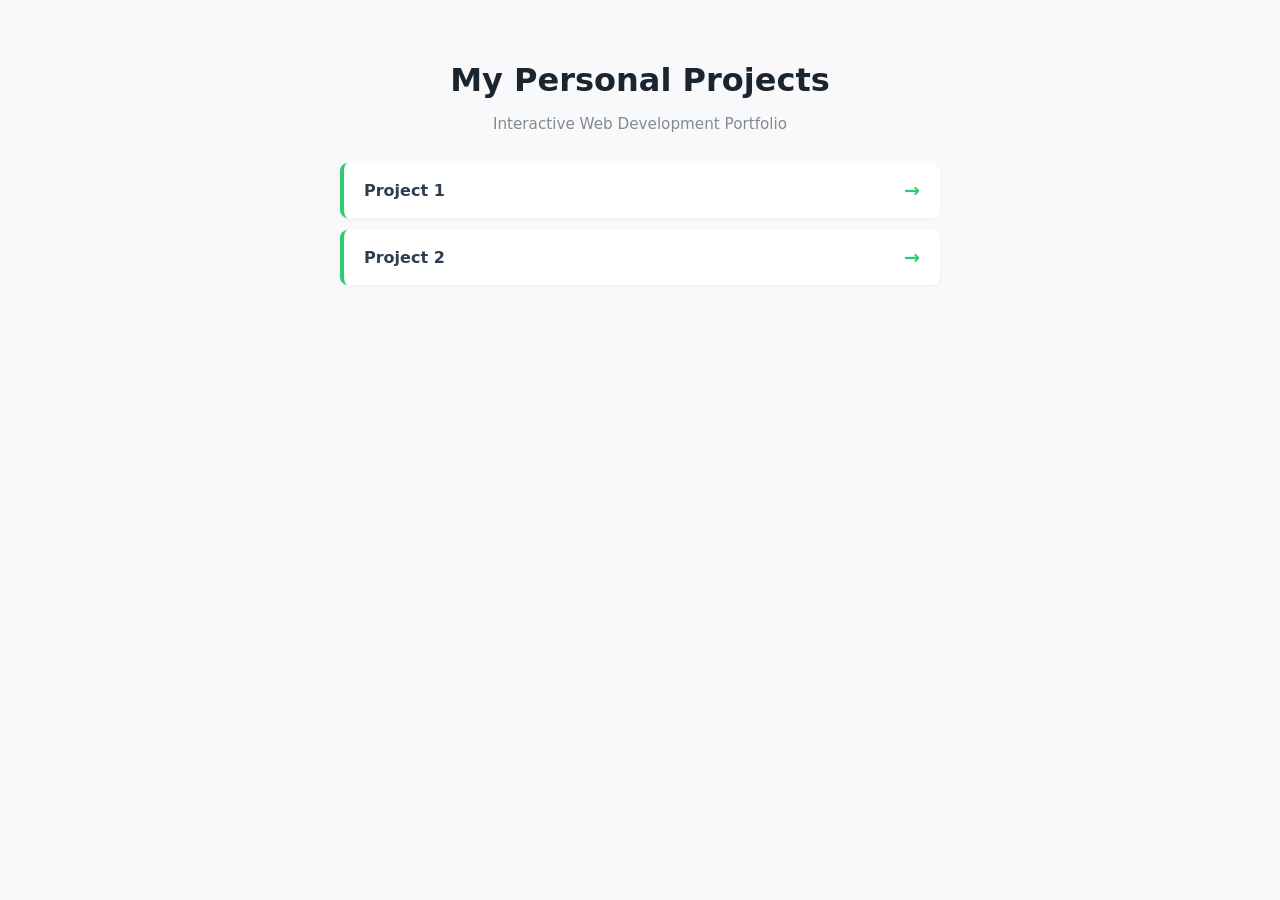
<file: index.html>
<!DOCTYPE html>
<html lang="en">
<head>
    <meta charset="UTF-8">
    <meta name="viewport" content="width=device-width, initial-scale=1.0">
    <title>My Web Projects Portfolio</title>
    <style>
        :root { --primary: #2ecc71; --bg: #f9f9fb; --card-bg: #ffffff; --text: #2c3e50; }
        body { font-family: 'Segoe UI', system-ui, sans-serif; background: var(--bg); color: var(--text); margin: 0; padding: 40px 20px; display: flex; flex-direction: column; align-items: center; }
        .container { max-width: 600px; width: 100%; }
        h1 { text-align: center; color: #1a252f; margin-bottom: 8px; }
        .subtitle { text-align: center; color: #7f8c8d; margin-bottom: 30px; font-size: 0.95rem; }
        
        .menu-list { list-style: none; padding: 0; margin: 0; display: flex; flex-direction: column; gap: 12px; }
        .menu-item a { display: flex; justify-content: space-between; align-items: center; padding: 16px 20px; background: var(--card-bg); text-decoration: none; color: var(--text); font-weight: 600; border-radius: 8px; box-shadow: 0 2px 4px rgba(0,0,0,0.04); transition: transform 0.2s, box-shadow 0.2s; border-left: 4px solid var(--primary); }
        .menu-item a:hover { transform: translateY(-2px); box-shadow: 0 4px 8px rgba(0,0,0,0.08); background: #fafbfc; }
        .arrow { color: var(--primary); font-size: 1.2rem; }
        
        .status-box { text-align: center; padding: 30px; background: #fff; border-radius: 8px; box-shadow: 0 2px 4px rgba(0,0,0,0.04); }
        .spinner { border: 3px solid #f3f3f3; border-top: 3px solid var(--primary); border-radius: 50%; width: 24px; height: 24px; animation: spin 1s linear infinite; margin: 0 auto 12px auto; }
        @keyframes spin { 0% { transform: rotate(0deg); } 100% { transform: rotate(360deg); } }
        .hidden { display: none; }
    </style>
</head>
<body>

    <div class="container">
        <h1>My Personal Projects</h1>
        <p class="subtitle">Interactive Web Development Portfolio</p>

        <div id="status-container" class="status-box">
            <div class="spinner"></div>
            <p id="status-text">Loading projects from GitHub...</p>
        </div>

        <ul id="project-menu" class="menu-list hidden"></ul>
    </div>

    <script>
        const username = "MehranUllahOfficial";
        
        // ⚠️ CHANGE THIS if your new repository name is different!
        const repo = "My-Web-Projects"; 

        async function loadProjects() {
            const statusContainer = document.getElementById("status-container");
            const menuContainer = document.getElementById("project-menu");

            try {
                // Fetch the absolute root level items of your repo
                const response = await fetch(`https://github.com{username}/${repo}/contents/`);
                if (!response.ok) throw new Error("API issues");

                const items = await response.json();
                
                // Matches folders that start with "project" (case-insensitive)
                const folders = items
                    .filter(item => item.type === "dir" && item.name.toLowerCase().startsWith("project"))
                    .map(item => {
                        const match = item.name.match(/project\s*(\d+)/i);
                        return { 
                            name: item.name, 
                            number: match ? parseInt(match[1], 10) : 0
                        };
                    });

                if (folders.length === 0) throw new Error("No folders found");

                // Sort numerically (Project 1, Project 2...)
                folders.sort((a, b) => a.number - b.number);

                folders.forEach(folder => {
                    const li = document.createElement("li");
                    li.className = "menu-item";
                    li.innerHTML = `<a href="./${folder.name}/"><span>Project ${folder.number || folder.name}</span><span class="arrow">→</span></a>`;
                    menuContainer.appendChild(li);
                });

                statusContainer.classList.add("hidden");
                menuContainer.classList.remove("hidden");

            } catch (err) {
                console.warn("API restricted or empty. Utilizing automatic safe fallback baseline.", err);
                
                // Backup manual mapping array so it works even if the API lags
                const fallbackFolders = ["Project 1", "Project 2"];
                
                menuContainer.innerHTML = "";
                fallbackFolders.forEach(name => {
                    const li = document.createElement("li");
                    li.className = "menu-item";
                    li.innerHTML = `<a href="./${name}/"><span>${name}</span><span class="arrow">→</span></a>`;
                    menuContainer.appendChild(li);
                });
                
                statusContainer.classList.add("hidden");
                menuContainer.classList.remove("hidden");
            }
        }

        loadProjects();
    </script>
</body>
</html>
</file>
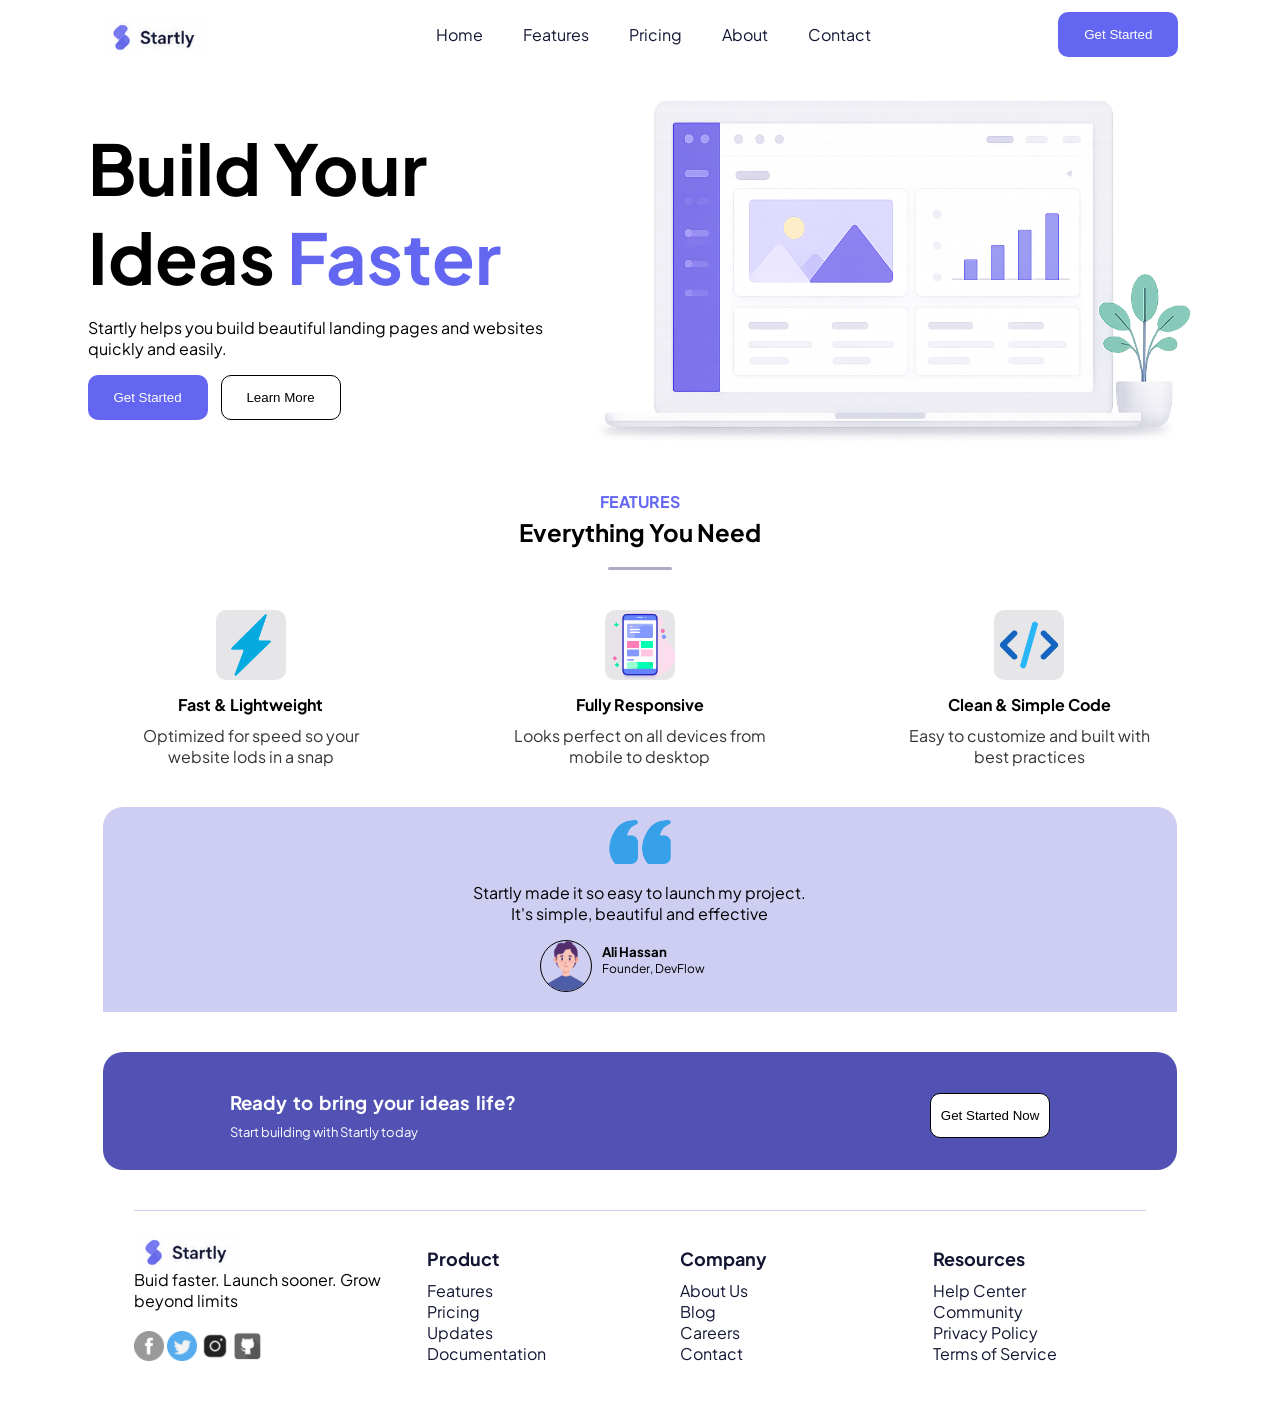
<file: Project 1/index.html>
<!DOCTYPE html>
<html lang="en">
<head>
    <meta charset="UTF-8">
    <meta name="viewport" content="width=device-width, initial-scale=1.0">
    <title>Startly - Creative Landing Pages</title>
    <link rel="stylesheet" href="style.css">
</head>
<body>
    <nav>
        <div class="navigation">
            <div class="nav-child">
                <img src="images/Logo.png" alt="Logo" class="logo">
            </div>
            <div class="nav-child">
                <div class="menu-items">
                    <ul class="nav-ul">
                        <li><a href="#">Home<a></a></li>
                        <li><a href="#">Features</a></li>
                        <li><a href="#">Pricing</a></li>
                        <li><a href="#">About</a></li>
                        <li><a href="#">Contact</a></li>
                    </ul>
                </div>
            </div>
            <div class="nav-child">
                <button class="nav-btn">Get Started</button>
            </div>
        </div>
    </nav>

    <section>
        <div class="hero">
            <div class="hero-child coloum-1">
                <h1 class="main-head">Build Your<br>Ideas <span class="header">Faster</span></h1>
                <p>Startly helps you build beautiful landing pages and websites<br>quickly and easily.</p>
                <div class="buttons">
                    <button class="nav-btn">Get Started</button>
                    <button class="btn-LMore">Learn More</button>
                </div>
            </div>
            <div class="hero-child coloum-2">
                <img src="images/hero image 2.png" alt="Dashboard Image" class="hero-img" >
            </div>
        </div>
    </section>

    <section class="feature-section">
        <span class="feature">FEATURES</span>
        <h1 class="Ser-Title">Everything You Need</h2>
            <hr>
        <div class="services">
            <div class="child-services child-border2">
                <img class="ser-img img-bg" src="images/blue-thunder.png" alt="thunder-icon-image">
                <span class="title">Fast & Lightweight</span>
                <span class="desc">Optimized for speed so your website lods in a snap</span>
            </div>
            <div class="child-services">
                <img class="ser-img img-bg" src="images/user-interface.png" alt="mobile-icons">
                <span class="title">Fully Responsive</span>
                <span class="desc">Looks perfect on all devices from mobile to desktop</span>
            </div>
            <div class="child-services child-border">
                <img class="ser-img img-bg" src="images/coding.png" alt="code-icon">
                <span class="title">Clean & Simple Code</span>
                <span class="desc">Easy to customize and built with best practices</span>
            </div>
        </div>
    </section>

    <section>
        <div class="review">
            <div class="review-child">
                <img class="ser-img" src="images/quote.png" alt="quote-icon">
                <p class="review-desc">Startly made it so easy to launch my project. <br> It's simple, beautiful and effective</p>
            </div>
            <div class="review-child alignment">
                <img class="boy-icon" src="images/boy.png" alt="boy-icon">
                <h5 class="boy-name">Ali Hassan</h5>
                <span class="boy-details">Founder, DevFlow</span>
            </div>
        </div>
    </section>

    <section>
        <div class="get-started">
            <div class="started-child">
                <h3 class="start-head">Ready to bring your ideas life?</h3>
                <span class="start-para">Start building with Startly today</span>
            </div>
            <div class="started-child">
                <button class="btn-started btn-LMore">Get Started Now</button>
            </div>
        </div>
    </section>

    <footer>
        <div class="footer">
            <div class="footer-child">
                <img class="logo" src="images/Logo.png" alt="logo">
                <span class="footer-para">Buid faster. Launch sooner. Grow beyond limits</span>
                <img class="footer-icons" src="images/social.png" alt="facebook-icon">
                <img class="footer-icons" src="images/twitter.png" alt="twitter-icon">
                <img class="footer-icons" src="images/camera.png" alt="insta-icon">
                <img class="footer-icons" src="images/github.png" alt="github-icon">
            </div>
            <div class="footer-child">
                <ul>
                    <li class="foot-head"><a href="#">Product</a></li>
                    <li><a href="#">Features</a></li>
                    <li><a href="#">Pricing</a></li>
                    <li><a href="#">Updates</a></li>
                    <li><a href="#">Documentation</a></li>
                </ul>
            </div>
            <div class="footer-child">
                <ul>
                    <li class="foot-head"><a href="#">Company</a></li>
                    <li><a href="#">About Us</a></li>
                    <li><a href="#">Blog</a></li>
                    <li><a href="#">Careers</a></li>
                    <li><a href="#">Contact</a></li>
                </ul>
            </div>
            <div class="footer-child">
                <ul class="foot-ul">
                    <li class="foot-head"><a href="#">Resources</a></li>
                    <li><a href="#">Help Center</a></li>
                    <li><a href="#">Community</a></li>
                    <li><a href="#">Privacy Policy</a></li>
                    <li><a href="#">Terms of Service</a></li>
                </ul>
            </div>
        </div>
    </footer>
</body>
</html>
</file>
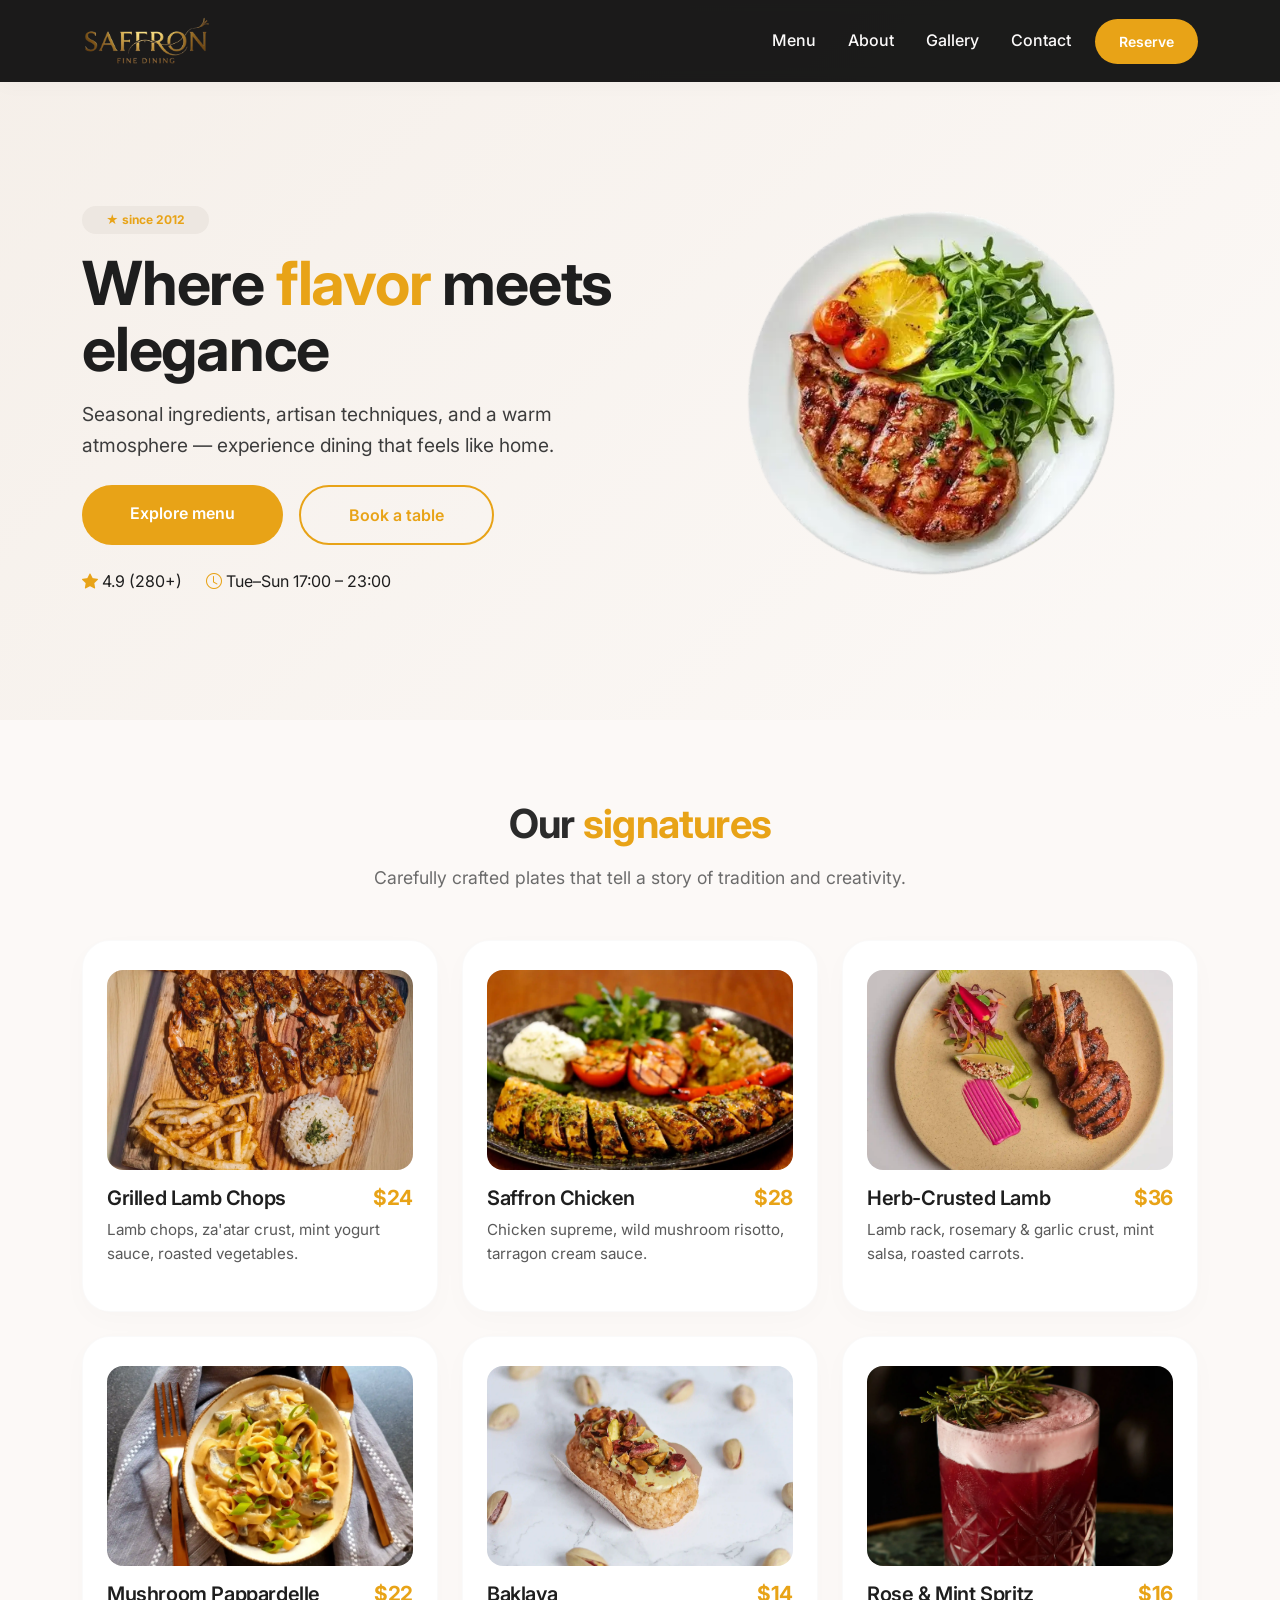
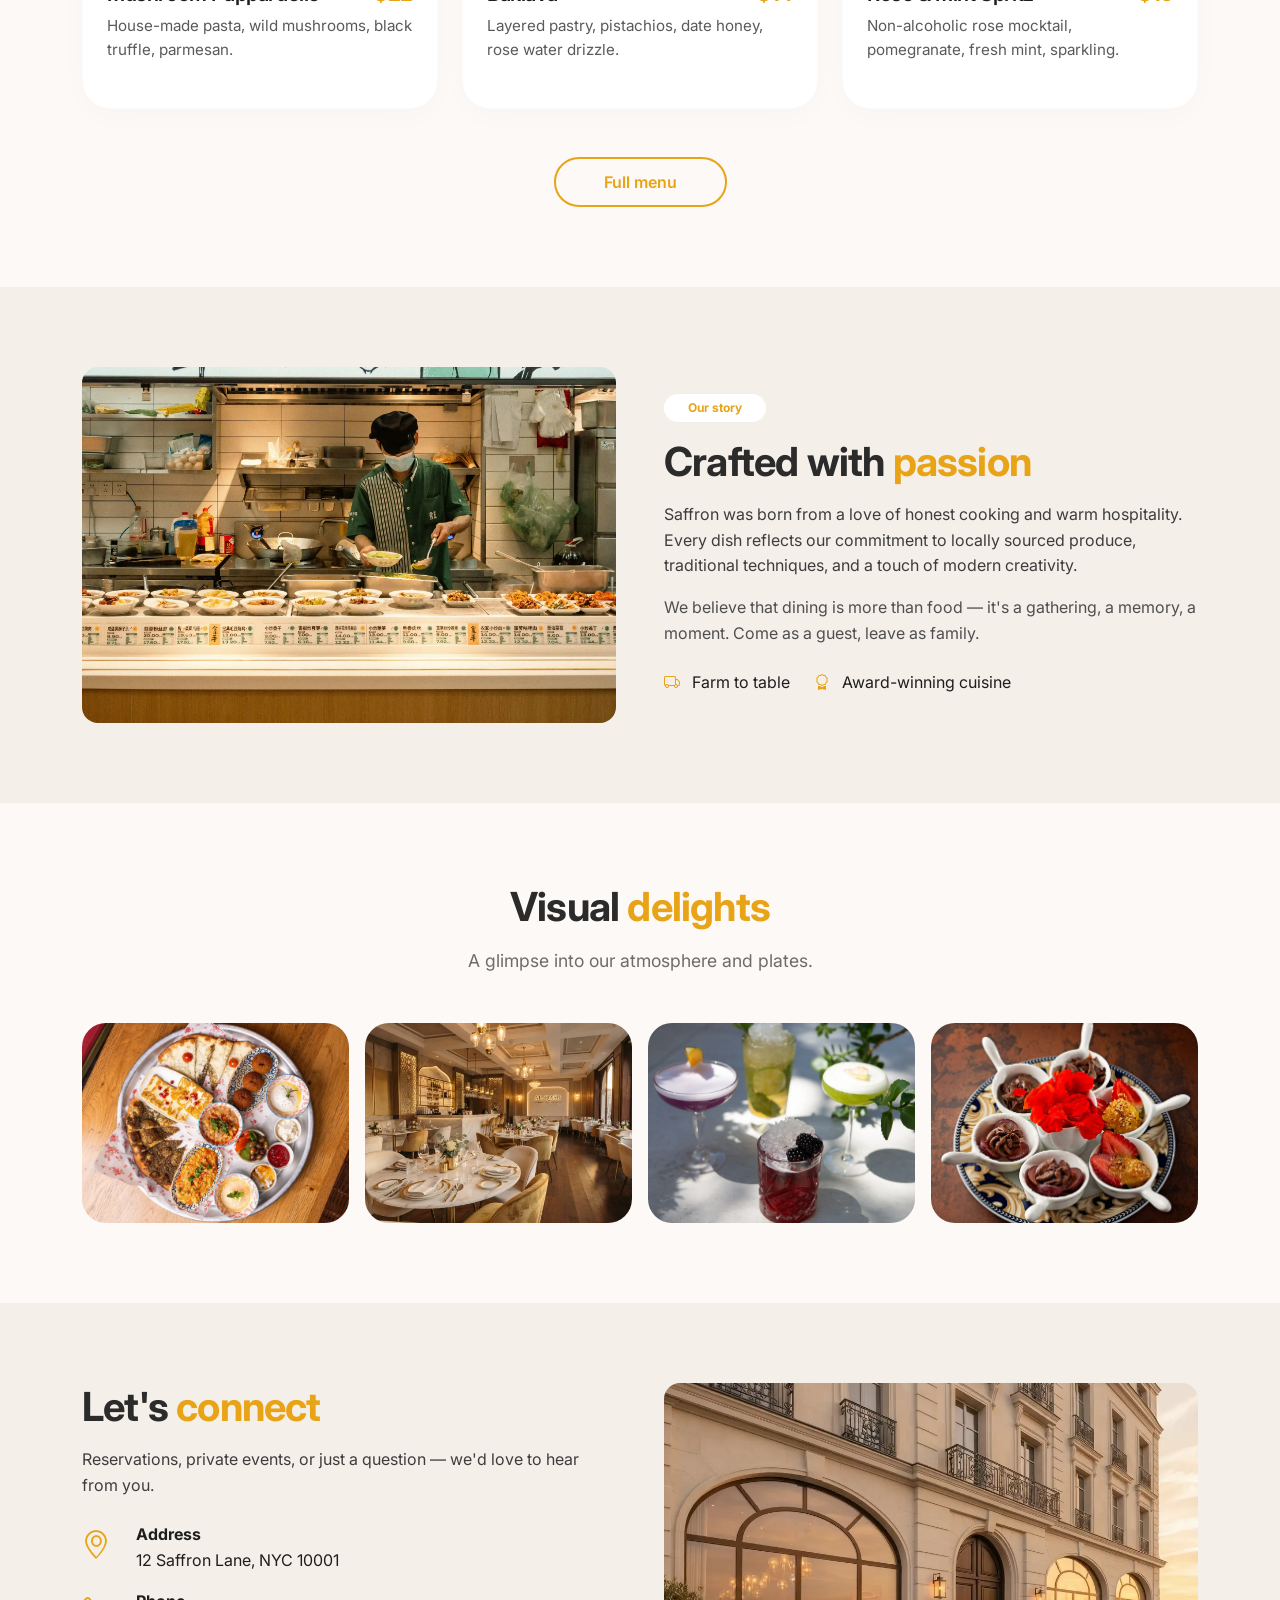
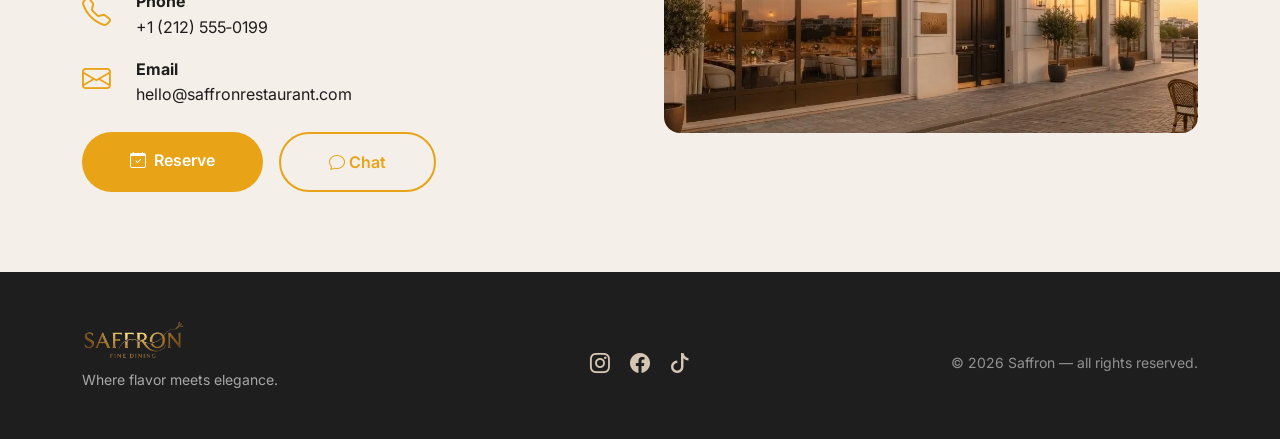
<file: Project 2/index.html>
<!DOCTYPE html>
<html lang="en">
<head>
  <meta charset="UTF-8">
  <meta name="viewport" content="width=device-width, initial-scale=1.0">
  <title>Saffron · Fine Dining</title>
  <!-- Bootstrap 5 + Icons -->
  <link href="https://cdn.jsdelivr.net/npm/bootstrap@5.3.2/dist/css/bootstrap.min.css" rel="stylesheet">
  <link rel="stylesheet" href="https://cdn.jsdelivr.net/npm/bootstrap-icons@1.11.3/font/bootstrap-icons.min.css">
  <!-- Google Font (clean sans) -->
  <link rel="preconnect" href="https://fonts.googleapis.com">
  <link rel="preconnect" href="https://fonts.gstatic.com" crossorigin>
  <link href="https://fonts.googleapis.com/css2?family=Inter:opsz,wght@14..32,300;14..32,400;14..32,600;14..32,700&display=swap" rel="stylesheet">
  <link rel="stylesheet" href="style.css">
</head>
<body>

<!-- ===== NAV ===== -->
<nav class="navbar navbar-expand-lg navbar-custom fixed-top py-3">
  <div class="container">
    <a class="navbar-brand" href="#">
      <img src="assets/logo.png" alt="Saffron Fine Dining" height="50" class="d-inline-block align-top">
    </a>
    <button class="navbar-toggler border-0" type="button" data-bs-toggle="collapse" data-bs-target="#navMenu" aria-controls="navMenu" aria-expanded="false" aria-label="Toggle navigation">
      <span class="navbar-toggler-icon"></span>
    </button>
    <div class="collapse navbar-collapse" id="navMenu">
      <ul class="navbar-nav ms-auto mb-2 mb-lg-0 align-items-lg-center">
        <li class="nav-item"><a class="nav-link" href="#menu">Menu</a></li>
        <li class="nav-item"><a class="nav-link" href="#about">About</a></li>
        <li class="nav-item"><a class="nav-link" href="#gallery">Gallery</a></li>
        <li class="nav-item"><a class="nav-link" href="#contact">Contact</a></li>
        <li class="nav-item ms-lg-2">
          <a class="btn btn-gold btn-sm rounded-pill px-4" href="#reservation">Reserve</a>
        </li>
      </ul>
    </div>
  </div>
</nav>

<!-- ===== HERO ===== -->
<section class="hero" id="home">
  <div class="container">
    <div class="row align-items-center g-5">
      <div class="col-lg-6">
        <span class="badge bg-soft-warm text-gold mb-3 px-4 py-2 rounded-pill" style="background: #ede7e1;">★ since 2012</span>
        <h1 class="mb-3">Where <span class="text-gold">flavor</span> meets <br>elegance</h1>
        <p class="mb-4">Seasonal ingredients, artisan techniques, and a warm atmosphere — experience dining that feels like home.</p>
        <div class="d-flex flex-wrap gap-3">
          <a href="#menu" class="btn btn-gold rounded-pill px-5 py-3">Explore menu</a>
          <a href="#reservation" class="btn btn-outline-gold rounded-pill px-5 py-3">Book a table</a>
        </div>
        <div class="mt-4 d-flex align-items-center gap-4 flex-wrap">
          <span><i class="bi bi-star-fill text-gold"></i> 4.9 (280+)</span>
          <span><i class="bi bi-clock text-gold"></i> Tue–Sun 17:00 – 23:00</span>
        </div>
      </div>
      <div class="col-lg-6">
        <div class="hero-img-wrapper">
          <img src="assets/hero-dish.webp" alt="Signature dish" class="img-fluid w-100 rounded-4" style="object-fit: cover; max-width: 400px; max-height: 400px;">
        </div>
      </div>
    </div>
  </div>
</section>

<!-- ===== MENU ===== -->
<section class="section-padding" id="menu">
  <div class="container">
    <div class="text-center mb-5">
      <h2 class="section-title">Our <span class="text-gold">signatures</span></h2>
      <p class="section-subtitle">Carefully crafted plates that tell a story of tradition and creativity.</p>
    </div>
    <div class="row g-4">
      <!-- item 1: Lamb Chops -->
      <div class="col-md-6 col-lg-4 menu-item">
        <div class="menu-card">
          <img src="assets/menu-lamb-chops.webp" alt="Grilled lamb chops" class="img-fluid rounded-4 w-100 mb-3" style="height: 200px; object-fit: cover;">
          <h5>Grilled Lamb Chops <span class="price float-end">$24</span></h5>
          <p>Lamb chops, za'atar crust, mint yogurt sauce, roasted vegetables.</p>
        </div>
      </div>
      <!-- item 2: Chicken -->
      <div class="col-md-6 col-lg-4 menu-item">
        <div class="menu-card">
          <img src="assets/menu-chicken.webp" alt="Saffron chicken" class="img-fluid rounded-4 w-100 mb-3" style="height: 200px; object-fit: cover;">
          <h5>Saffron Chicken <span class="price float-end">$28</span></h5>
          <p>Chicken supreme, wild mushroom risotto, tarragon cream sauce.</p>
        </div>
      </div>
      <!-- item 3: Lamb Rack -->
      <div class="col-md-6 col-lg-4 menu-item">
        <div class="menu-card">
          <img src="assets/menu-lamb-rack.webp" alt="Herb crusted lamb rack" class="img-fluid rounded-4 w-100 mb-3" style="height: 200px; object-fit: cover;">
          <h5>Herb-Crusted Lamb <span class="price float-end">$36</span></h5>
          <p>Lamb rack, rosemary & garlic crust, mint salsa, roasted carrots.</p>
        </div>
      </div>
      <!-- item 4: Pasta -->
      <div class="col-md-6 col-lg-4 menu-item">
        <div class="menu-card">
          <img src="assets/menu-pasta.webp" alt="Truffle pappardelle" class="img-fluid rounded-4 w-100 mb-3" style="height: 200px; object-fit: cover;">
          <h5>Mushroom Pappardelle <span class="price float-end">$22</span></h5>
          <p>House-made pasta, wild mushrooms, black truffle, parmesan.</p>
        </div>
      </div>
      <!-- item 5: Baklava -->
      <div class="col-md-6 col-lg-4 menu-item">
        <div class="menu-card">
          <img src="assets/menu-baklava.webp" alt="Date & pistachio baklava" class="img-fluid rounded-4 w-100 mb-3" style="height: 200px; object-fit: cover;">
          <h5>Baklava <span class="price float-end">$14</span></h5>
          <p>Layered pastry, pistachios, date honey, rose water drizzle.</p>
        </div>
      </div>
      <!-- item 6: Mocktail -->
      <div class="col-md-6 col-lg-4 menu-item">
        <div class="menu-card">
          <img src="assets/menu-mocktail.webp" alt="Rose & mint mocktail" class="img-fluid rounded-4 w-100 mb-3" style="height: 200px; object-fit: cover;">
          <h5>Rose & Mint Spritz <span class="price float-end">$16</span></h5>
          <p>Non-alcoholic rose mocktail, pomegranate, fresh mint, sparkling.</p>
        </div>
      </div>
    </div>
    <div class="text-center mt-5">
      <a href="#" class="btn btn-outline-gold rounded-pill px-5">Full menu</a>
    </div>
  </div>
</section>

<!-- ===== ABOUT ===== -->
<section class="section-padding bg-soft-warm" id="about">
  <div class="container">
    <div class="row align-items-center g-5">
      <div class="col-lg-6">
        <img src="assets/about-chef.webp" alt="Executive chef" class="img-fluid rounded-4 w-100" style="object-fit: cover; max-height: 400px;">
      </div>
      <div class="col-lg-6">
        <span class="badge text-gold bg-white px-4 py-2 rounded-pill mb-3">Our story</span>
        <h2 class="section-title">Crafted with <span class="text-gold">passion</span></h2>
        <p class="mb-3" style="color: #3d3d3d;">Saffron was born from a love of honest cooking and warm hospitality. Every dish reflects our commitment to locally sourced produce, traditional techniques, and a touch of modern creativity.</p>
        <p class="mb-4" style="color: #4f4f4f;">We believe that dining is more than food — it's a gathering, a memory, a moment. Come as a guest, leave as family.</p>
        <div class="d-flex gap-4 flex-wrap">
          <div><i class="bi bi-truck text-gold me-2"></i> Farm to table</div>
          <div><i class="bi bi-award text-gold me-2"></i> Award-winning cuisine</div>
        </div>
      </div>
    </div>
  </div>
</section>

<!-- ===== GALLERY ===== -->
<section class="section-padding" id="gallery">
  <div class="container">
    <div class="text-center mb-5">
      <h2 class="section-title">Visual <span class="text-gold">delights</span></h2>
      <p class="section-subtitle">A glimpse into our atmosphere and plates.</p>
    </div>
    <div class="row g-3 gallery-grid">
      <div class="col-6 col-lg-3 gallery-item">
        <img src="assets/gallery-grill.webp" alt="Mixed grill" class="img-fluid w-100" style="height: 200px; object-fit: cover; border-radius: 24px;">
      </div>
      <div class="col-6 col-lg-3 gallery-item">
        <img src="assets/gallery-interior.webp" alt="Restaurant interior" class="img-fluid w-100" style="height: 200px; object-fit: cover; border-radius: 24px;">
      </div>
      <div class="col-6 col-lg-3 gallery-item">
        <img src="assets/gallery-drinks.webp" alt="Mocktails" class="img-fluid w-100" style="height: 200px; object-fit: cover; border-radius: 24px;">
      </div>
      <div class="col-6 col-lg-3 gallery-item">
        <img src="assets/gallery-dessert.webp" alt="Dessert platter" class="img-fluid w-100" style="height: 200px; object-fit: cover; border-radius: 24px;">
      </div>
    </div>
  </div>
</section>

<!-- ===== CONTACT / RESERVATION ===== -->
<section class="section-padding bg-soft-warm" id="contact">
  <div class="container">
    <div class="row g-5">
      <div class="col-lg-6">
        <h2 class="section-title">Let's <span class="text-gold">connect</span></h2>
        <p class="mb-4" style="color: #3d3d3d;">Reservations, private events, or just a question — we'd love to hear from you.</p>
        <div class="d-flex mb-3">
          <i class="bi bi-geo-alt contact-icon"></i>
          <div><strong>Address</strong><br>12 Saffron Lane, NYC 10001</div>
        </div>
        <div class="d-flex mb-3">
          <i class="bi bi-telephone contact-icon"></i>
          <div><strong>Phone</strong><br>+1 (212) 555‑0199</div>
        </div>
        <div class="d-flex mb-4">
          <i class="bi bi-envelope contact-icon"></i>
          <div><strong>Email</strong><br>hello@saffronrestaurant.com</div>
        </div>
        <div class="d-flex flex-wrap gap-3 m_center">
          <a href="#" class="btn btn-gold rounded-pill px-5 py-3"><i class="bi bi-calendar-check me-2"></i>Reserve</a>
          <a href="#" class="btn btn-outline-gold rounded-pill px-5 py-3"><i class="bi bi-chat"></i> Chat</a>
        </div>
      </div>
      <div class="col-lg-6">
        <img src="assets/contact-exterior.webp" alt="Restaurant exterior" class="img-fluid rounded-4 w-100" style="object-fit: cover; max-height: 350px;">
      </div>
    </div>
  </div>
</section>

<!-- ===== FOOTER ===== -->
<footer class="footer">
  <div class="container">
    <div class="row align-items-center">
      <div class="col-md-4 mb-3 mb-md-0">
        <span class="navbar-brand text-white">
          <img src="assets/logo.png" alt="Saffron Fine Dining" height="40" class="d-inline-block align-top">
        </span>
        <p class="mt-2 small" style="color:#a8a8a8;">Where flavor meets elegance.</p>
      </div>
      <div class="col-md-4 text-md-center mb-3 mb-md-0">
        <a href="#" class="me-3"><i class="bi bi-instagram fs-5"></i></a>
        <a href="#" class="me-3"><i class="bi bi-facebook fs-5"></i></a>
        <a href="#"><i class="bi bi-tiktok fs-5"></i></a>
      </div>
      <div class="col-md-4 text-md-end small" style="color:#929292;">
        © 2026 Saffron — all rights reserved.
      </div>
    </div>
  </div>
</footer>

<!-- Bootstrap JS bundle -->
<script src="https://cdn.jsdelivr.net/npm/bootstrap@5.3.2/dist/js/bootstrap.bundle.min.js"></script>

</body>
</html>
</file>
<file: Project 1/style.css>
@import url('https://fonts.googleapis.com/css2?family=Plus+Jakarta+Sans:ital,wght@0,200..800;1,200..800&display=swap');

body {
    font-family: "Plus Jakarta Sans", sans-serif;
}

.navigation {
    display: flex;
    flex-direction: row;
    justify-content: space-around;
    align-items: center;
}

.nav-ul {
    display: flex;
    gap: 40px;
}

li {
    list-style-type: none;
    text-align: start;
}

li a {
    text-decoration: none;
    color: #121632;
}

a:hover {
    color: #549687;
}

li a:focus {
    color: #6366F1;
}

.nav-btn {
    background-color: #6366F1;
    color: white;
    border: none;
    border-radius: 10px;
    width: 120px;
    height: 45px;
    transition-property: all;
    transition-duration: .3s;
    transition-timing-function: linear;
}

.nav-btn:hover {
    border: 1px solid black;
    background-color: transparent;
    color: black;
    box-shadow: 0px 3px 40px;
    transform: scale(1.03);
}

.btn-LMore {
    border: 1px solid black;
    background-color: transparent;
    color: black;
    width: 120px;
    height: 45px;
    border-radius: 10px;
    transition-property: all;
    transition-duration: .3s;
    transition-timing-function: linear;
    margin-left: 10px;
}

.btn-LMore:hover {
    border: none;
    background-color: #6366F1;
    color: white;
    box-shadow: 0px 3px 40px;
    transform: scale(1.03);
}

.hero {
    display: flex;
    flex-direction: row;
    justify-content: center;
    align-items: center;
    gap: 50px;
    margin-top: 40px;
    width: 100%;
    flex-wrap: wrap;
}

.hero-img {
    width: 600px;
}

.main-head {
    font-size: 70px;
    margin: 0px;
}

.header {
    color: #6366F1;
    display: inline-block;
}

.services {
    display: flex;
    flex-direction: row;
    justify-content: space-evenly;
    align-items: center;
    text-align: center;
    flex-wrap: wrap;
    gap: 20px;
}

.feature-section {
    margin-top: 50px;
    text-align: center;
}

.feature {
    color: #6366F1;
    font-weight: bold;
}

.Ser-Title {
    /* margin-bottom: 50px; */
    margin-top: 5px;
}

.child-services {
    display: inline-block;
    flex-basis: 20%;
    /* border: none;
    box-shadow: 0px 0px 5px;
    border-radius: 10px; */
}

.title {
    font-weight: bold;
    margin: 10px 0px 10px 0px;
}

.desc {
    color: rgb(51, 52, 53);
}

.ser-img {
    width: 70px;
    display: inline-block;
}

.img-bg {
    background-color: rgb(230, 230, 233);
    border-radius: 10px;
}

div img, div span {
    display: block;
}

.review {
    display: flex;
    flex-direction: column;
    justify-content: center;
    align-items: center;
    text-align: center;
    margin: 40px auto 0px auto;
    background-color: rgb(206, 206, 243);
    width: 85%;
    padding-bottom: 20px;
    border-radius: 20px 20px 0 0;
}

hr {
    border: none;
    margin-bottom: 40px;
    width: 5%;
    background-color: rgb(171, 171, 196);
    height: 3px;
    border-radius: 5px;
}

.review-desc {
    margin-top: 1px;
}

.boy-name {
    display: inline;
}

.alignment {
    text-align: start;
}

.boy-icon {
    width: 50px;
    border: 1px solid;
    border-radius: 50%;
    float: left;
    margin-right: 10px;
}

.boy-details {
    font-size: 12px;
    width: 200px;
}

.get-started {
    display: flex;
    justify-content: space-around;
    align-items: center;
    flex-wrap: wrap;
    background-color: #5152b4;
    margin: 40px auto 0 auto;
    gap: 150px;
    width: 85%;
    border-radius: 20px;
    padding: 20px 0 30px 0;
    color: white;
}

.start-head {
    word-spacing: 3px;
    margin-bottom: 10px;
}

.start-para {
    font-size: 13px;
}

.btn-started {
    background-color: white;
    margin-top: 20px;
}

.footer {
    display: flex;
    flex-direction: row;
    justify-content: space-evenly;
    align-content: center;  
    margin: 40px auto 0 auto;
    width: 80%;
    border-top: 1px solid rgb(206, 206, 243);
    padding-top: 20px;
    padding-bottom: 30px;
}

.footer-icons {
    width: 30px;
    display: inline-block;
    margin-top: 20px;
}

.footer-child {
    flex-basis: 25%;
}

.foot-head {
    font-size: 18px;
    font-weight: bold;
    padding-bottom: 10px;
}
</file>
<file: Project 2/style.css>
/* ----- global reset & typography ----- */
* {
  margin: 0;
  padding: 0;
  box-sizing: border-box;
}

body {
  font-family: 'Inter', sans-serif;
  background: #fcf9f7;
  color: #1e1e1e;
  line-height: 1.6;
}

h1, h2, h3, h4, h5 {
  font-weight: 600;
  letter-spacing: -0.02em;
}

.section-padding {
  padding: 5rem 0;
}

.section-title {
  font-size: 2.5rem;
  font-weight: 700;
  margin-bottom: 1rem;
  color: #2b2b2b;
}

.section-subtitle {
  font-size: 1.1rem;
  color: #6c6c6c;
  max-width: 600px;
  margin-left: auto;
  margin-right: auto;
}

.bg-soft-warm {
  background-color: #f5efe9;
}

.text-gold {
  color: #E8A317;
}

.btn-gold {
  background-color: #E8A317;
  border: none;
  color: #fff;
  font-weight: 600;
  padding: 0.75rem 2rem;
  border-radius: 50px;
  transition: 0.25s ease;
}

.btn-gold:hover {
  background-color: #C89214;
  color: #fff;
  transform: translateY(-2px);
  box-shadow: 0 8px 20px rgba(232, 163, 23, 0.35);
}

.btn-outline-gold {
  border: 2px solid #E8A317;
  color: #E8A317;
  background: transparent;
  font-weight: 600;
  padding: 0.7rem 2rem;
  border-radius: 50px;
  transition: 0.25s ease;
}

.btn-outline-gold:hover {
  background: #E8A317;
  color: #fff;
  transform: translateY(-2px);
}

/* ----- navbar ----- */
.navbar-custom {
  background: rgba(8, 8, 8, 0.92);
  backdrop-filter: blur(6px);
  box-shadow: 0 2px 20px rgba(0,0,0,0.03);
}

.navbar-brand {
  font-weight: 700;
  font-size: 1.6rem;
  letter-spacing: -0.5px;
  color: #1e1e1e;
  padding: 0;
}

.navbar-brand img {
  border-radius: 4px;
  display: block;
}

.nav-link {
  font-weight: 500;
  color: #fcfafa !important;
  margin: 0 0.5rem;
  transition: 0.2s;
}

.nav-link:hover {
  color: #E8A317 !important;
}

/* ----- hero ----- */
.hero {
  min-height: 80vh;
  display: flex;
  align-items: center;
  padding-top: 80px;
  background: linear-gradient(135deg, #f5efe9 0%, #fcf9f7 100%);
}

.hero h1 {
  font-size: 3.8rem;
  font-weight: 700;
  line-height: 1.1;
}

.hero p {
  font-size: 1.2rem;
  color: #3d3d3d;
  max-width: 480px;
}

.hero-img-wrapper {
  border-radius: 30px;
  overflow: hidden;
  min-height: 320px;
  display: flex;
  align-items: center;
  justify-content: center;
}

/* ----- menu cards ----- */
.menu-card {
  background: white;
  border-radius: 28px;
  padding: 1.8rem 1.5rem;
  box-shadow: 0 8px 28px rgba(0,0,0,0.02);
  transition: 0.4s cubic-bezier(0.25, 0.46, 0.45, 0.94);
  border: 1px solid rgba(0,0,0,0.02);
  height: 100%;
}

.menu-card:hover {
  box-shadow: 0 18px 40px -12px rgba(0,0,0,0.12);
  transform: translateY(-6px);
  border-color: rgba(232, 163, 23, 0.12);
}

.menu-card .price {
  font-weight: 700;
  color: #E8A317;
  font-size: 1.3rem;
}

.menu-card h5 {
  font-weight: 600;
}

.menu-card p {
  color: #5a5a5a;
  font-size: 0.95rem;
}

/* ----- gallery ----- */
.gallery-grid .gallery-item {
  border-radius: 24px;
  overflow: hidden;
  /* background: #e3d9d0; */
  min-height: 180px;
  display: flex;
  align-items: center;
  justify-content: center;
}

.gallery-grid .gallery-item img {
  transition: transform 0.4s cubic-bezier(0.25, 0.46, 0.45, 0.94);
  border-radius: 24px;
}

.gallery-grid .gallery-item img:hover {
  transform: scale(1.05);
}

/* ----- contact ----- */
.contact-icon {
  font-size: 1.8rem;
  color: #E8A317;
  margin-right: 14px;
  min-width: 40px;
}

/* ----- footer ----- */
.footer {
  background: #1e1e1e;
  color: #cbcbcb;
  padding: 3rem 0 2rem;
}

.footer a {
  color: #d4c5b5;
  text-decoration: none;
}

.footer a:hover {
  color: #E8A317;
}

.footer .navbar-brand {
  color: #fff !important;
  padding: 0;
}

.footer .navbar-brand img {
  border-radius: 4px;
  display: block;
}

/* ===== RESPONSIVENESS ===== */

/* Tablets & medium screens */
@media (max-width: 992px) {
  .hero h1 {
    font-size: 3.2rem;
  }
  
  .section-title {
    font-size: 2.2rem;
  }
  
  .hero-img-wrapper {
    min-height: 250px;
  }
}

/* Mobile landscape & tablets */
@media (max-width: 768px) {
  .hero {
    min-height: auto;
    padding: 6rem 0 3rem;
  }
  
  .hero h1 {
    font-size: 2.6rem;
  }
  
  .hero p {
    max-width: 100%;
    font-size: 1.1rem;
  }
  
  .section-title {
    font-size: 2rem;
  }
  
  .section-padding {
    padding: 3.5rem 0;
  }
  
  .menu-card {
    padding: 1.2rem;
  }
  
  .menu-card img {
    height: 180px !important;
  }
  
  .gallery-grid .gallery-item {
    min-height: 150px;
  }
  
  .gallery-grid .gallery-item img {
    height: 160px !important;
  }
  
  .btn-gold, .btn-outline-gold {
    padding: 0.6rem 1.5rem;
  }

  .navbar-brand img {
    height: 40px !important;
  }
}

/* Small mobile devices */
@media (max-width: 576px) {
  .hero {
    padding: 5rem 0 2rem;
    text-align: center;
  }
  
  .hero h1 {
    font-size: 2.2rem;
  }
  
  .hero .badge {
    font-size: 0.8rem;
  }
  
  .hero p {
    margin-left: auto;
    margin-right: auto;
  }
  
  .hero .d-flex.flex-wrap {
    justify-content: center;
  }
  
  .section-title {
    font-size: 1.8rem;
  }
  
  .section-subtitle {
    font-size: 1rem;
  }
  
  .menu-card {
    padding: 1rem;
  }
  
  .menu-card img {
    height: 160px !important;
  }
  
  .gallery-grid .gallery-item {
    min-height: 120px;
  }
  
  .gallery-grid .gallery-item img {
    height: 130px !important;
  }
  
  .btn-gold, .btn-outline-gold {
    padding: 0.5rem 1.2rem;
    font-size: 0.9rem;
  }
  
  .navbar-brand {
    font-size: 1.3rem;
  }
  
  .navbar-brand img {
    height: 35px !important;
  }
  
  .contact-icon {
    font-size: 1.4rem;
    min-width: 32px;
  }
  
  .hero .d-flex.gap-3 {
    flex-direction: column;
    width: 100%;
  }
  
  .hero .d-flex.gap-3 a {
    width: 100%;
    text-align: center;
  }
  
  .contact .d-flex.flex-wrap.gap-3 {
    flex-direction: column;
    width: 100%;
  }
  
  .contact .d-flex.flex-wrap.gap-3 a {
    width: 100%;
    text-align: center;
  }

  .m_center {
    justify-content: center;
  }
  
  .footer .text-md-end,
  .footer .text-md-center {
    text-align: center !important;
  }
}

/* Very small devices */
@media (max-width: 380px) {
  .hero h1 {
    font-size: 1.8rem;
  }
  
  .menu-card img {
    height: 140px !important;
  }
  
  .gallery-grid .gallery-item img {
    height: 100px !important;
  }
  
  .navbar-brand img {
    height: 30px !important;
  }
}
</file>
